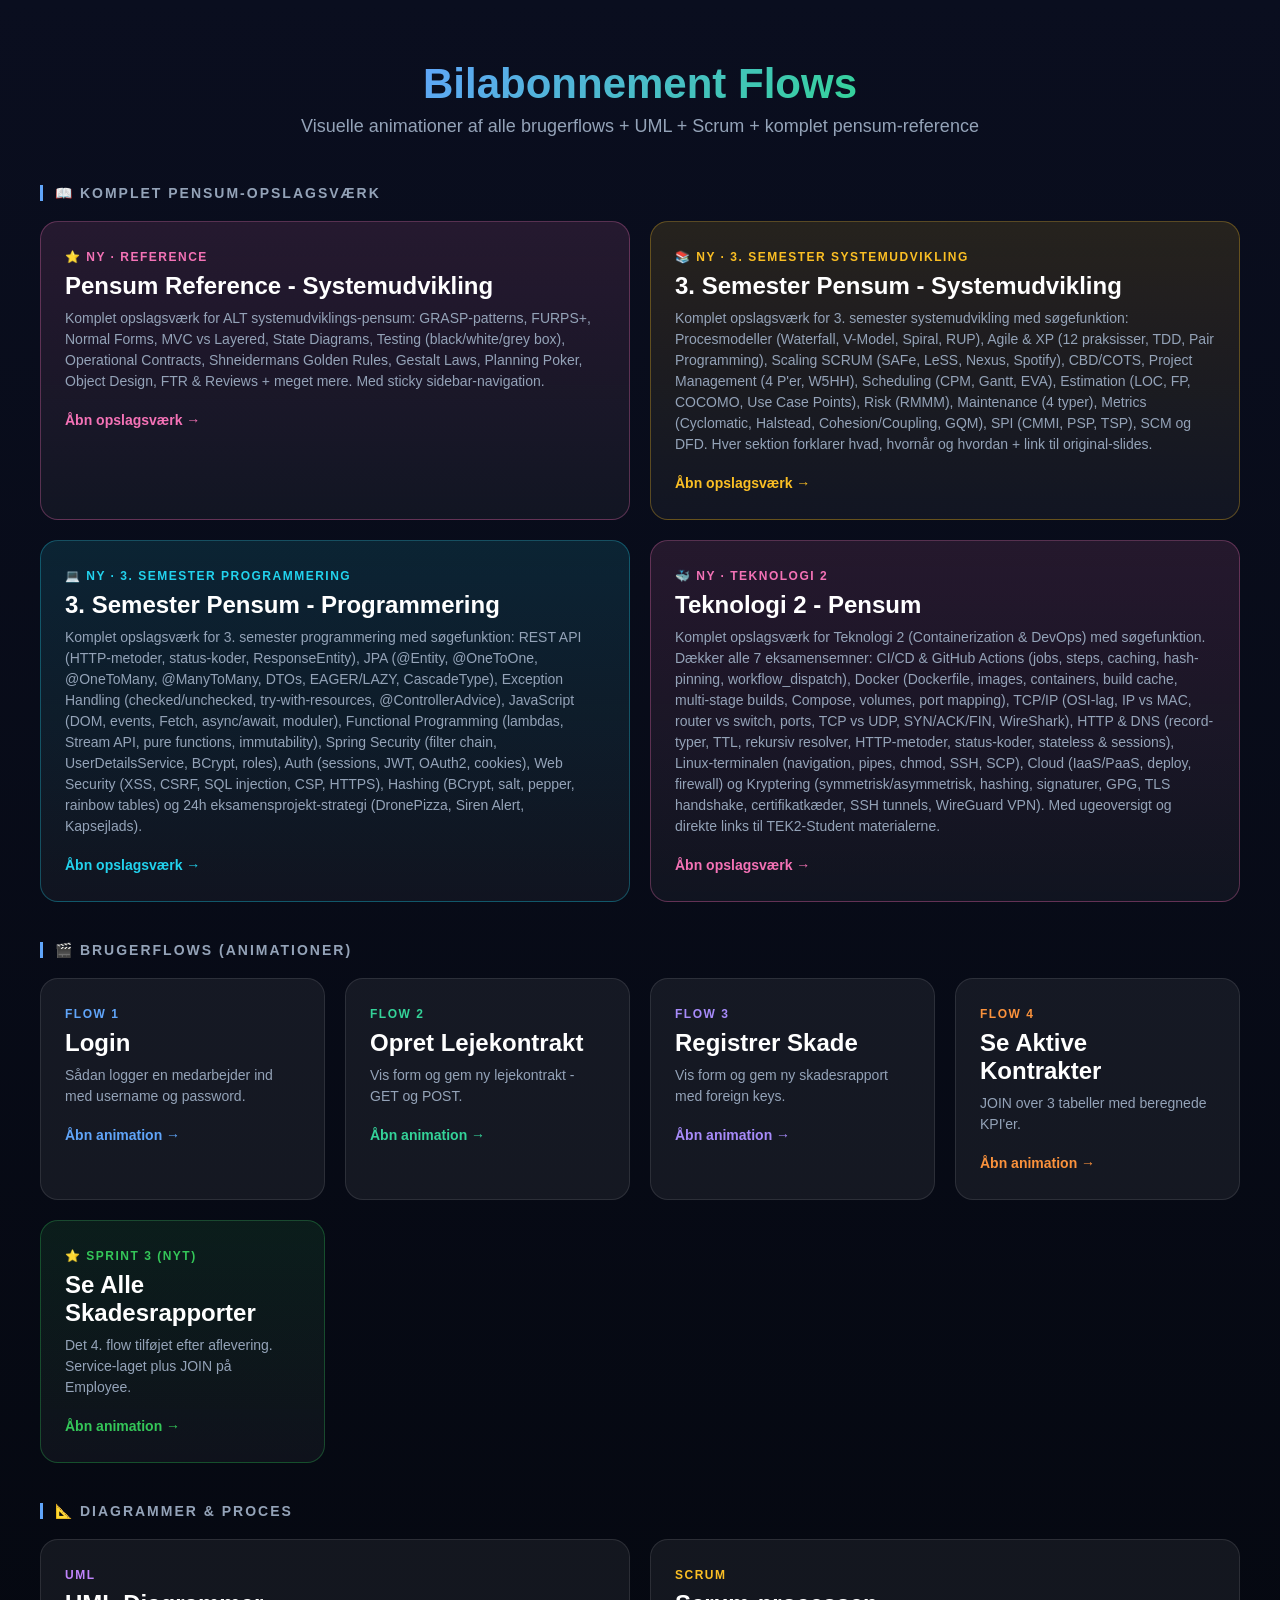
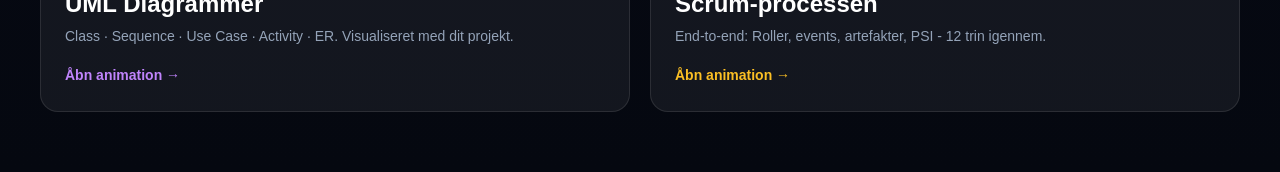
<file: Comprehension excersice/INDEX.html>
<!DOCTYPE html>
<html lang="da">
<head>
<meta charset="UTF-8">
<title>Bilabonnement - Alle Flows</title>
<style>
  * { box-sizing: border-box; margin: 0; padding: 0; }
  body {
    font-family: -apple-system, "SF Pro Display", "Helvetica Neue", sans-serif;
    background: linear-gradient(180deg, #0a0e1f 0%, #050810 100%);
    color: #fff;
    min-height: 100vh;
    padding: 60px 40px;
    display: flex;
    flex-direction: column;
    align-items: center;
  }
  h1 {
    font-size: 42px;
    font-weight: 800;
    background: linear-gradient(135deg, #60a5fa, #34d399);
    -webkit-background-clip: text;
    -webkit-text-fill-color: transparent;
    margin-bottom: 8px;
    text-align: center;
  }
  .subtitle {
    color: #94a3b8;
    font-size: 18px;
    margin-bottom: 48px;
    text-align: center;
  }
  .grid {
    display: grid;
    grid-template-columns: repeat(auto-fit, minmax(280px, 1fr));
    gap: 20px;
    max-width: 1200px;
    width: 100%;
  }
  .card {
    background: rgba(255,255,255,0.06);
    border: 1px solid rgba(255,255,255,0.1);
    border-radius: 18px;
    padding: 28px 24px;
    text-decoration: none;
    color: inherit;
    transition: all 0.3s cubic-bezier(0.16, 1, 0.3, 1);
    display: flex;
    flex-direction: column;
    gap: 8px;
  }
  .card:hover {
    transform: translateY(-6px);
    background: rgba(255,255,255,0.1);
    border-color: var(--c, #60a5fa);
    box-shadow: 0 20px 40px rgba(0,0,0,0.4), 0 0 0 1px var(--c, #60a5fa);
  }
  .card .num {
    font-size: 12px;
    font-weight: 700;
    color: var(--c, #60a5fa);
    text-transform: uppercase;
    letter-spacing: 1.5px;
  }
  .card h2 {
    font-size: 24px;
    font-weight: 800;
    color: #fff;
  }
  .card p {
    font-size: 14px;
    color: #94a3b8;
    line-height: 1.5;
  }
  .card .arrow {
    margin-top: 12px;
    color: var(--c, #60a5fa);
    font-weight: 700;
    font-size: 14px;
  }
  .sprint3 {
    --c: #34c759;
    background: linear-gradient(180deg, rgba(52,199,89,0.1) 0%, rgba(255,255,255,0.04) 100%);
    border-color: rgba(52,199,89,0.3);
  }
  .reference {
    --c: #f472b6;
    background: linear-gradient(180deg, rgba(244,114,182,0.12) 0%, rgba(255,255,255,0.04) 100%);
    border-color: rgba(244,114,182,0.3);
    grid-column: span 2;
  }
  .pensum3 {
    --c: #fbbf24;
    background: linear-gradient(180deg, rgba(251,191,36,0.12) 0%, rgba(255,255,255,0.04) 100%);
    border-color: rgba(251,191,36,0.3);
    grid-column: span 2;
  }
  .programmering3 {
    --c: #22d3ee;
    background: linear-gradient(180deg, rgba(34,211,238,0.12) 0%, rgba(255,255,255,0.04) 100%);
    border-color: rgba(34,211,238,0.3);
    grid-column: span 2;
  }
  .teknologi3 {
    --c: #f472b6;
    background: linear-gradient(180deg, rgba(244,114,182,0.12) 0%, rgba(255,255,255,0.04) 100%);
    border-color: rgba(244,114,182,0.3);
    grid-column: span 2;
  }
  @media (max-width: 700px) {
    .reference { grid-column: span 1; }
    .pensum3 { grid-column: span 1; }
    .programmering3 { grid-column: span 1; }
    .teknologi3 { grid-column: span 1; }
  }
  .section-title {
    font-size: 14px;
    font-weight: 800;
    text-transform: uppercase;
    letter-spacing: 2px;
    color: #94a3b8;
    margin-top: 40px;
    margin-bottom: 20px;
    width: 100%;
    max-width: 1200px;
    padding-left: 4px;
    border-left: 3px solid #60a5fa;
    padding-left: 12px;
  }
  .section-title:first-of-type { margin-top: 0; }
</style>
</head>
<body>
  <h1>Bilabonnement Flows</h1>
  <p class="subtitle">Visuelle animationer af alle brugerflows + UML + Scrum + komplet pensum-reference</p>

  <div class="section-title">📖 Komplet pensum-opslagsværk</div>
  <div class="grid">
    <a class="card reference" href="PENSUM-REFERENCE.html">
      <div class="num">⭐ NY · Reference</div>
      <h2>Pensum Reference - Systemudvikling</h2>
      <p>Komplet opslagsværk for ALT systemudviklings-pensum: GRASP-patterns, FURPS+, Normal Forms, MVC vs Layered, State Diagrams, Testing (black/white/grey box), Operational Contracts, Shneidermans Golden Rules, Gestalt Laws, Planning Poker, Object Design, FTR & Reviews + meget mere. Med sticky sidebar-navigation.</p>
      <div class="arrow">Åbn opslagsværk →</div>
    </a>
    <a class="card pensum3" href="3-SEMESTER-PENSUM.html">
      <div class="num">📚 NY · 3. semester systemudvikling</div>
      <h2>3. Semester Pensum - Systemudvikling</h2>
      <p>Komplet opslagsværk for 3. semester systemudvikling med søgefunktion: Procesmodeller (Waterfall, V-Model, Spiral, RUP), Agile &amp; XP (12 praksisser, TDD, Pair Programming), Scaling SCRUM (SAFe, LeSS, Nexus, Spotify), CBD/COTS, Project Management (4 P'er, W5HH), Scheduling (CPM, Gantt, EVA), Estimation (LOC, FP, COCOMO, Use Case Points), Risk (RMMM), Maintenance (4 typer), Metrics (Cyclomatic, Halstead, Cohesion/Coupling, GQM), SPI (CMMI, PSP, TSP), SCM og DFD. Hver sektion forklarer hvad, hvornår og hvordan + link til original-slides.</p>
      <div class="arrow">Åbn opslagsværk →</div>
    </a>
    <a class="card programmering3" href="3-SEMESTER-PROGRAMMERING.html">
      <div class="num">💻 NY · 3. semester programmering</div>
      <h2>3. Semester Pensum - Programmering</h2>
      <p>Komplet opslagsværk for 3. semester programmering med søgefunktion: REST API (HTTP-metoder, status-koder, ResponseEntity), JPA (@Entity, @OneToOne, @OneToMany, @ManyToMany, DTOs, EAGER/LAZY, CascadeType), Exception Handling (checked/unchecked, try-with-resources, @ControllerAdvice), JavaScript (DOM, events, Fetch, async/await, moduler), Functional Programming (lambdas, Stream API, pure functions, immutability), Spring Security (filter chain, UserDetailsService, BCrypt, roles), Auth (sessions, JWT, OAuth2, cookies), Web Security (XSS, CSRF, SQL injection, CSP, HTTPS), Hashing (BCrypt, salt, pepper, rainbow tables) og 24h eksamensprojekt-strategi (DronePizza, Siren Alert, Kapsejlads).</p>
      <div class="arrow">Åbn opslagsværk →</div>
    </a>
    <a class="card teknologi3" href="TEKNOLOGI-PENSUM.html">
      <div class="num">🐳 NY · Teknologi 2</div>
      <h2>Teknologi 2 - Pensum</h2>
      <p>Komplet opslagsværk for Teknologi 2 (Containerization &amp; DevOps) med søgefunktion. Dækker alle 7 eksamensemner: CI/CD &amp; GitHub Actions (jobs, steps, caching, hash-pinning, workflow_dispatch), Docker (Dockerfile, images, containers, build cache, multi-stage builds, Compose, volumes, port mapping), TCP/IP (OSI-lag, IP vs MAC, router vs switch, ports, TCP vs UDP, SYN/ACK/FIN, WireShark), HTTP &amp; DNS (record-typer, TTL, rekursiv resolver, HTTP-metoder, status-koder, stateless &amp; sessions), Linux-terminalen (navigation, pipes, chmod, SSH, SCP), Cloud (IaaS/PaaS, deploy, firewall) og Kryptering (symmetrisk/asymmetrisk, hashing, signaturer, GPG, TLS handshake, certifikatkæder, SSH tunnels, WireGuard VPN). Med ugeoversigt og direkte links til TEK2-Student materialerne.</p>
      <div class="arrow">Åbn opslagsværk →</div>
    </a>
  </div>

  <div class="section-title">🎬 Brugerflows (animationer)</div>
  <div class="grid">
    <a class="card" href="FLOW-login.html" style="--c:#60a5fa">
      <div class="num">Flow 1</div>
      <h2>Login</h2>
      <p>Sådan logger en medarbejder ind med username og password.</p>
      <div class="arrow">Åbn animation →</div>
    </a>
    <a class="card" href="FLOW-opret-lejekontrakt.html" style="--c:#34d399">
      <div class="num">Flow 2</div>
      <h2>Opret Lejekontrakt</h2>
      <p>Vis form og gem ny lejekontrakt - GET og POST.</p>
      <div class="arrow">Åbn animation →</div>
    </a>
    <a class="card" href="FLOW-registrer-skade.html" style="--c:#a78bfa">
      <div class="num">Flow 3</div>
      <h2>Registrer Skade</h2>
      <p>Vis form og gem ny skadesrapport med foreign keys.</p>
      <div class="arrow">Åbn animation →</div>
    </a>
    <a class="card" href="FLOW-aktive-kontrakter.html" style="--c:#fb923c">
      <div class="num">Flow 4</div>
      <h2>Se Aktive Kontrakter</h2>
      <p>JOIN over 3 tabeller med beregnede KPI'er.</p>
      <div class="arrow">Åbn animation →</div>
    </a>
    <a class="card sprint3" href="FLOW-skadesrapporter-sprint3.html">
      <div class="num">⭐ SPRINT 3 (NYT)</div>
      <h2>Se Alle Skadesrapporter</h2>
      <p>Det 4. flow tilføjet efter aflevering. Service-laget plus JOIN på Employee.</p>
      <div class="arrow">Åbn animation →</div>
    </a>
  </div>

  <div class="section-title">📐 Diagrammer & proces</div>
  <div class="grid">
    <a class="card" href="UML-DIAGRAMMER.html" style="--c:#c084fc">
      <div class="num">UML</div>
      <h2>UML Diagrammer</h2>
      <p>Class · Sequence · Use Case · Activity · ER. Visualiseret med dit projekt.</p>
      <div class="arrow">Åbn animation →</div>
    </a>
    <a class="card" href="SCRUM-PROCES.html" style="--c:#fbbf24">
      <div class="num">SCRUM</div>
      <h2>Scrum-processen</h2>
      <p>End-to-end: Roller, events, artefakter, PSI - 12 trin igennem.</p>
      <div class="arrow">Åbn animation →</div>
    </a>
  </div>
</body>
</html>
</file>
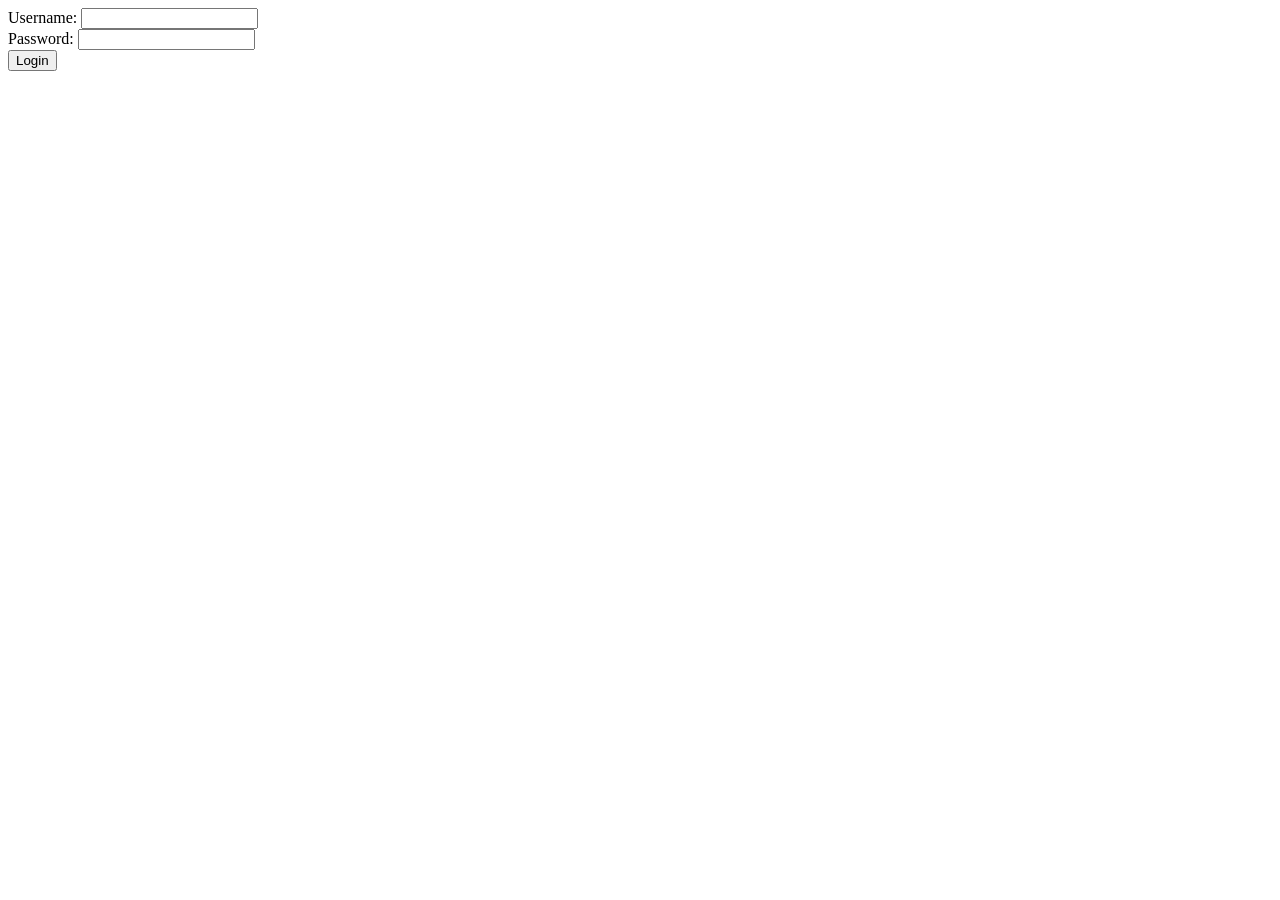
<file: src/main/resources/static/login.html>
<!DOCTYPE html>
<html lang="en" xmlns:th="http://www.thymeleaf.org">
<head>
    <meta charset="UTF-8">
    <title>Login</title>
</head>
<body>

<!--login box-->
<div>

  <form th:action="@{/login}" method="post">
    <label>Username:</label>
    <input type="text" name="username" required />
    <br/>
    <label>Password:</label>
    <input type="password" name="password" required />
    <br/>
    <button type="submit">Login</button>

</div>



</body>
</html>
</file>
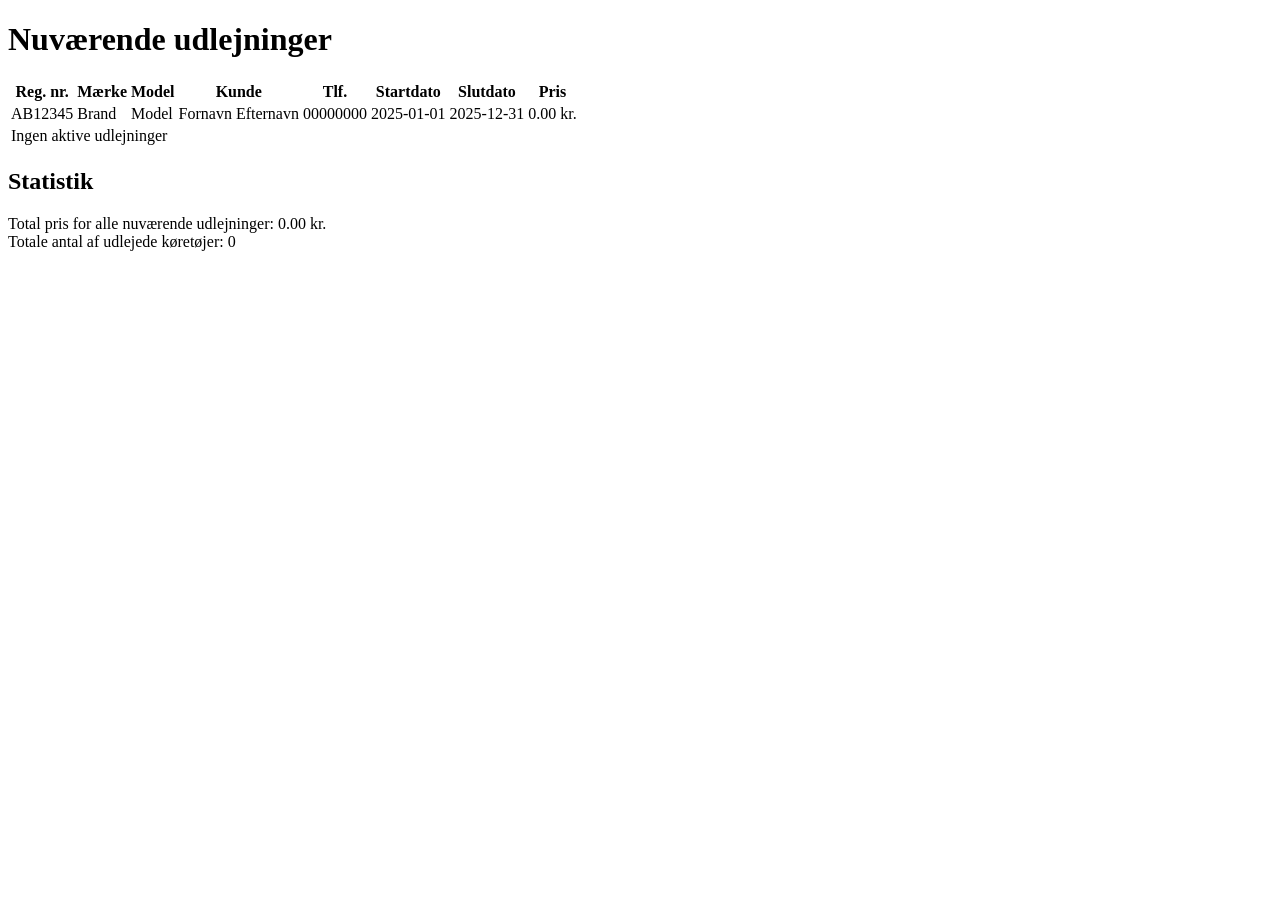
<file: src/main/resources/templates/pages/currentleasingcontracts.html>
<!DOCTYPE html>
<html lang="da" xmlns:th="http://www.thymeleaf.org">
<head>
  <meta charset="UTF-8">
  <meta name="viewport" content="width=device-width, initial-scale=1.0">
  <title>Nuværende udlejninger</title>
  <link th:href="@{/css/header_style.css}" rel="stylesheet">
  <link th:href="@{/css/currentleasingcontracts_style.css}" rel="stylesheet">
</head>
<body>

  <div th:replace="~{Globals/header :: header}"></div>

  <main class="main-content">
    <h1 class="page-title">Nuværende udlejninger</h1>

    <section class="leases-section">
      <div class="table-container">
        <table class="leases-table">
          <thead>
            <tr>
              <th>Reg. nr.</th>
              <th>Mærke</th>
              <th>Model</th>
              <th>Kunde</th>
              <th>Tlf.</th>
              <th>Startdato</th>
              <th>Slutdato</th>
              <th>Pris</th>
            </tr>
          </thead>
          <tbody>
            <tr th:each="lease : ${currentLeases}">
              <td th:text="${lease.vehicle.registrationNo}">AB12345</td>
              <td th:text="${lease.vehicle.brand}">Brand</td>
              <td th:text="${lease.vehicle.model}">Model</td>
              <td th:text="${lease.customer.firstName + ' ' + lease.customer.lastName}">Fornavn Efternavn</td>
              <td th:text="${lease.customer.phone}">00000000</td>
              <td th:text="${#temporals.format(lease.startDate, 'dd-MM-yyyy')}">2025-01-01</td>
              <td th:text="${#temporals.format(lease.endDate, 'dd-MM-yyyy')}">2025-12-31</td>
              <td class="price-cell" th:text="${#numbers.formatDecimal(lease.totalPrice, 0, 'POINT', 2, 'POINT') + ' kr.'}">0.00 kr.</td>
            </tr>
            <tr th:if="${#lists.isEmpty(currentLeases)}" class="empty-row">
              <td colspan="8" class="empty-message">Ingen aktive udlejninger</td>
            </tr>
          </tbody>
        </table>
      </div>
    </section>

    <aside class="statistics-section">
      <div class="statistics-card">
        <h2>Statistik</h2>
        <div class="stat-item">
          <span class="stat-label">Total pris for alle nuværende udlejninger:</span>
          <span class="stat-value" th:text="${#numbers.formatDecimal(currentLeasesTotalPrice, 0, 'POINT', 2, 'POINT') + ' kr.'}">0.00 kr.</span>
        </div>
        <div class="stat-item">
          <span class="stat-label">Totale antal af udlejede køretøjer:</span>
          <span class="stat-value" th:text="${currentLeasesCount}">0</span>
        </div>
      </div>
    </aside>
  </main>

</body>
</html>
</file>
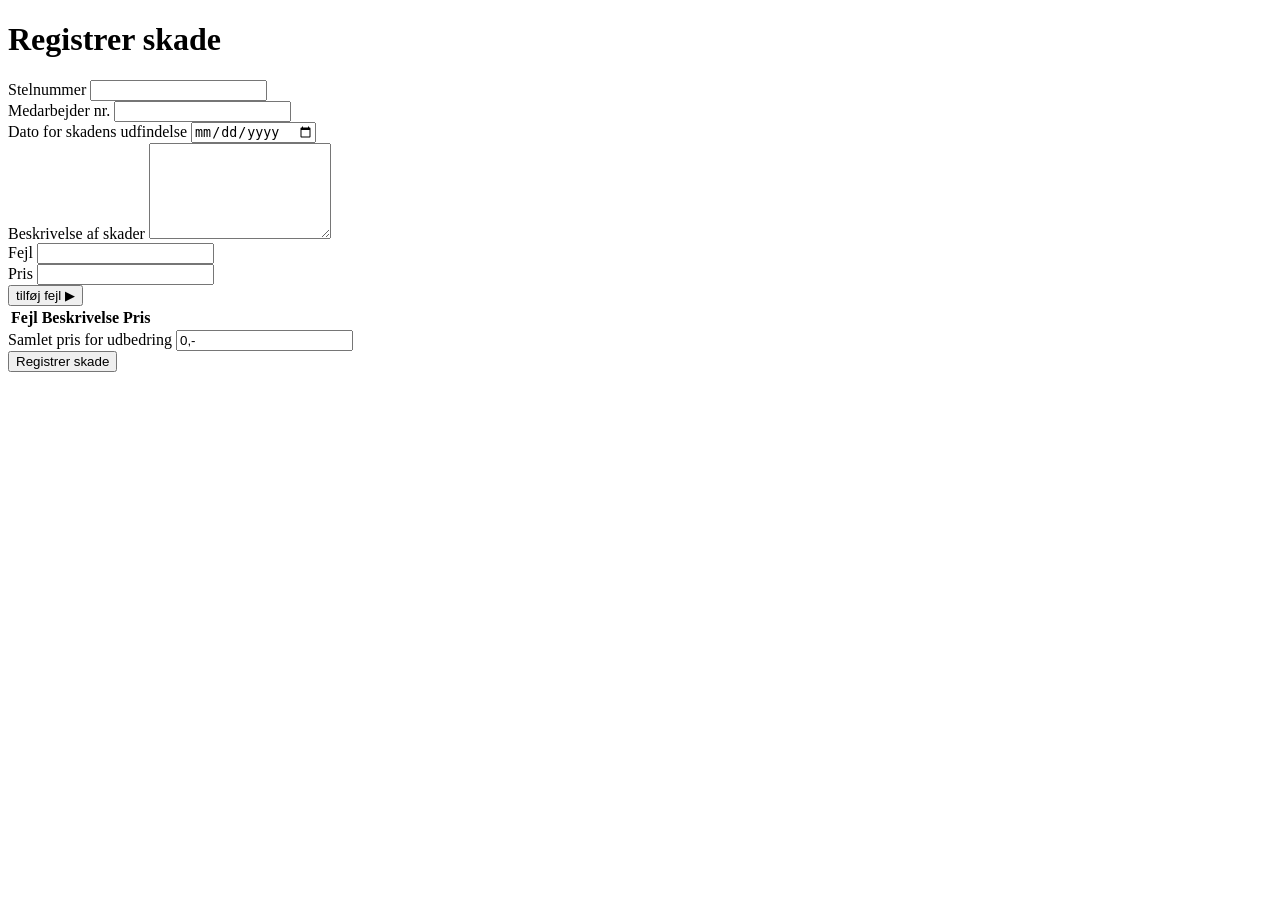
<file: src/main/resources/templates/pages/damagereport.html>
<!DOCTYPE html>
<!-- 
    Damage Report Page - HTML Template
    This page allows users to register vehicle damage reports with a two-column layout:
    Left column: Main damage registration form
    Right column: Dynamic damage list with add/remove functionality
-->
<html lang="da" xmlns:th="http://www.thymeleaf.org">
<head>
    <!-- Meta tags for character encoding and responsive viewport -->
    <meta charset="UTF-8">
    <meta name="viewport" content="width=device-width, initial-scale=1.0">
    <title>Registrer skade</title>
    
    <!-- External stylesheets for header and damage report page styling -->
    <link th:href="@{/css/header_style.css}" rel="stylesheet">
    <link th:href="@{/css/damagereport_style.css}" rel="stylesheet">
</head>
<body>
    <!-- Shared global header for consistent navigation -->
    <div th:replace="~{Globals/header :: header}"></div>

    <!-- Main content area for the damage report page -->
    <main class="damage-report-page">
        <h1 class="page-title">Registrer skade</h1>
        
        <!-- Two-column layout wrapper -->
        <div class="content-wrapper">
            <!-- Left Column: Main damage registration form -->
            <div class="left-column">
                <!-- 
                    Form for submitting damage report data to backend
                    Uses Thymeleaf object binding to map form fields to damageReport model
                -->
                <form id="damage-form" th:action="@{/damage/save}" th:object="${damageReport}" method="post" class="damage-form">
                    <!-- VIN number input field - Vehicle Identification Number -->
                    <div class="form-group">
                        <label for="vinId">Stelnummer</label>
                        <input type="text" th:field="*{vinId}" id="vinId" required>
                    </div>

                    <!-- Employee ID input field - identifies which employee is registering the damage -->
                    <div class="form-group">
                        <label for="employeeId">Medarbejder nr.</label>
                        <input type="number" th:field="*{employeeId}" id="employeeId" required>
                    </div>

                    <!-- Date picker for when the damage was discovered -->
                    <div class="form-group">
                        <label for="damageDate">Dato for skadens udfindelse</label>
                        <input type="date" th:field="*{damageDate}" id="damageDate" required>
                    </div>

                    <!-- Textarea for detailed description of the damage -->
                    <div class="form-group">
                        <label for="description">Beskrivelse af skader</label>
                        <textarea th:field="*{description}" id="description" rows="6" required></textarea>
                    </div>
                    
                    <!-- Hidden fields for backend processing - not visible to user -->
                    <!-- Lease ID: Links damage report to a specific lease contract -->
                    <input type="hidden" th:field="*{leaseId}" id="leaseId" value="1">
                    <!-- End mileage: Final kilometers when damage was reported -->
                    <input type="hidden" th:field="*{kmSlut}" id="kmSlut" value="0">
                    <!-- Repair cost: Automatically calculated from damage list, updated via JavaScript -->
                    <input type="hidden" th:field="*{repairCost}" id="repair_cost" value="0.00">
                </form>
            </div>

            <!-- Right Column: Dynamic damage list and summary -->
            <div class="right-column">
                <!-- Section for adding individual damage items to the list -->
                <div class="add-damage-section">
                    <div class="add-damage-inputs">
                        <!-- Input field for damage description/fault -->
                        <div class="input-group">
                            <label for="fault_description">Fejl</label>
                            <input type="text" id="fault_description" placeholder="">
                        </div>
                        
                        <!-- Input field for damage price/cost -->
                        <div class="input-group">
                            <label for="fault_price">Pris</label>
                            <input type="number" step="0.01" id="fault_price" placeholder="" min="0">
                        </div>
                        
                        <!-- Button to add the damage item to the table below -->
                        <button type="button" class="btn-add-fault" id="addFaultBtn">
                            tilføj fejl
                            <span class="arrow">▶</span>
                        </button>
                    </div>
                </div>

                <!-- Section displaying the list of registered damages in a table -->
                <div class="damage-list-section">
                    <table class="damage-table">
                        <thead>
                            <tr>
                                <th>Fejl</th>
                                <th>Beskrivelse</th>
                                <th>Pris</th>
                            </tr>
                        </thead>
                        <!-- 
                            Table body where damage items are dynamically added via JavaScript
                            Contains sample data that will be replaced/added to by user interaction
                        -->
                        <tbody id="damageTableBody">
                            <!-- Rows are added dynamically; starts empty -->
                        </tbody>
                    </table>
                </div>

                <!-- Total price section - displays sum of all damage costs -->
                <div class="total-section">
                    <label for="total_price">Samlet pris for udbedring</label>
                    <!-- Read-only input showing formatted total price, updated automatically -->
                    <input type="text" id="total_price" readonly value="0,-">
                </div>

                <!-- Submit button for the form - positioned outside form but linked via form attribute -->
                <button type="submit" form="damage-form" class="btn-register-damage">Registrer skade</button>
            </div>
        </div>
    </main>

    <!-- JavaScript for dynamic damage list management and price calculation -->
    <script>
        /**
         * Event listener for the "Add Fault" button
         * Adds a new row to the damage table when user clicks the button
         * Validates that both description and price are provided before adding
         */
        document.getElementById('addFaultBtn').addEventListener('click', function() {
            // Get input values from the form fields
            const faultDesc = document.getElementById('fault_description').value;
            const faultPrice = document.getElementById('fault_price').value;
            
            // Only add row if both fields have values
            if (faultDesc && faultPrice) {
                const tbody = document.getElementById('damageTableBody');
                const rowCount = tbody.rows.length;
                
                // Create new table row
                const newRow = tbody.insertRow();
                
                // Insert cells: fault number (sequential), description, and formatted price
                newRow.insertCell(0).textContent = rowCount + 1;
                newRow.insertCell(1).textContent = faultDesc;
                // Format price with Danish locale (comma as decimal separator) and add currency suffix
                newRow.insertCell(2).textContent = parseFloat(faultPrice).toLocaleString('da-DK') + ',-';
                
                // Clear input fields after successful addition
                document.getElementById('fault_description').value = '';
                document.getElementById('fault_price').value = '';
                
                // Recalculate and update the total price
                updateTotalPrice();
            }
        });

        /**
         * Calculates the total price of all damages in the table
         * Updates both the visible total price field and the hidden repair_cost field
         * Parses prices from table cells, handling Danish number format (comma as decimal separator)
         */
        function updateTotalPrice() {
            const tbody = document.getElementById('damageTableBody');
            let total = 0;
            
            // Iterate through all table rows and sum up the prices
            for (let i = 0; i < tbody.rows.length; i++) {
                // Get price from third column (index 2)
                const priceCell = tbody.rows[i].cells[2].textContent;
                // Remove all non-digit characters except comma, then replace comma with dot for parsing
                const price = parseFloat(priceCell.replace(/[^\d,]/g, '').replace(',', '.'));
                
                // Add to total if valid number
                if (!isNaN(price)) {
                    total += price;
                }
            }
            
            // Format total with Danish locale and update visible field
            const formattedTotal = total.toLocaleString('da-DK') + ',-';
            document.getElementById('total_price').value = formattedTotal;
            
            // Update hidden repair_cost field with unformatted value (for backend processing)
            // Uses toFixed(2) to ensure two decimal places
            document.getElementById('repair_cost').value = total.toFixed(2);
        }

        /**
         * Event listener for form submission
         * Ensures total price is calculated and repair_cost is updated before form is submitted
         */
        document.getElementById('damage-form').addEventListener('submit', function(e) {
            updateTotalPrice();
        });

        // Calculate initial total price when page loads (for sample data)
        updateTotalPrice();
    </script>

</body>
</html>
</file>
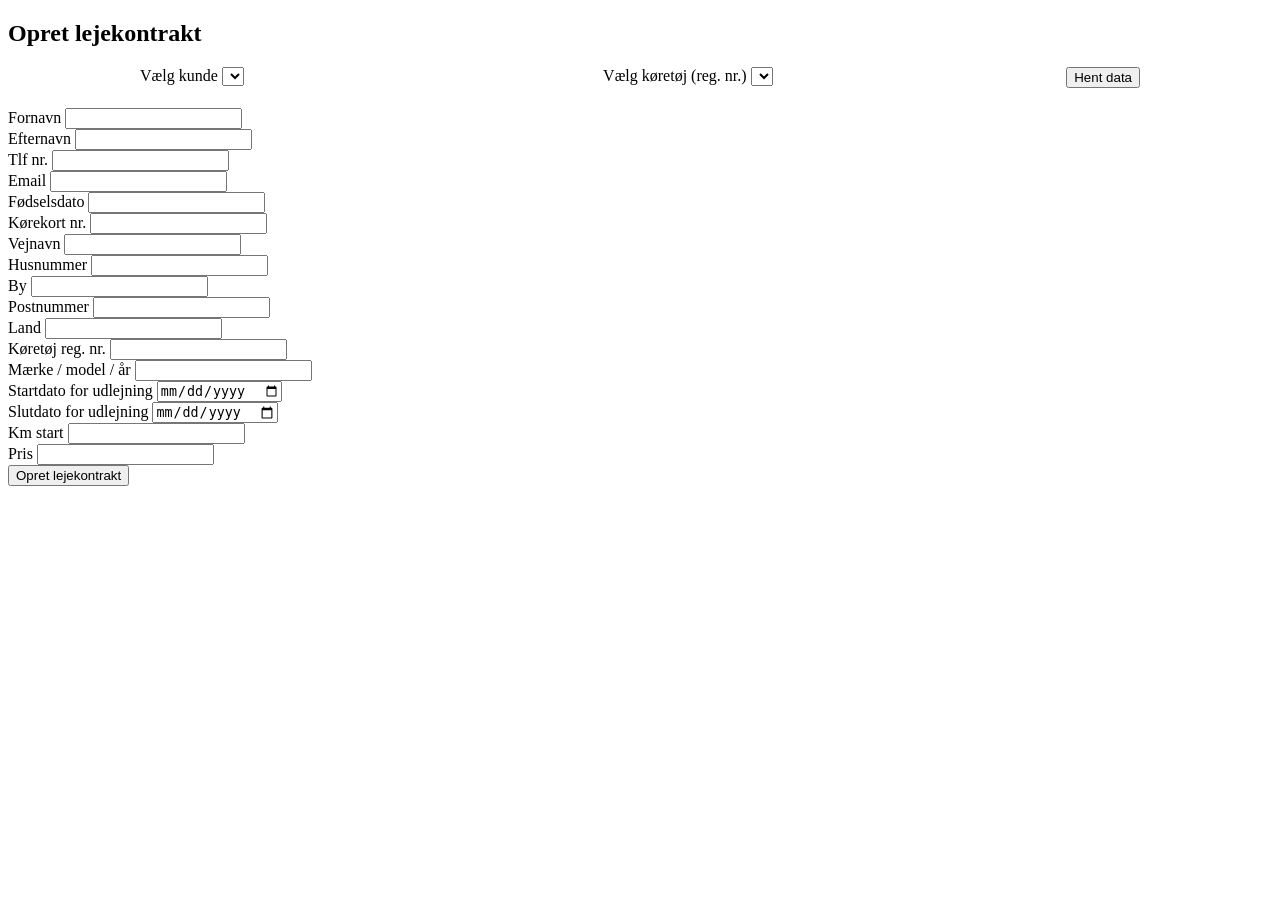
<file: src/main/resources/templates/pages/leaseContract.html>
<!DOCTYPE html>
<html xmlns:th="http://www.thymeleaf.org">
<head>
    <meta charset="UTF-8">
    <title>Opret lejekontrakt</title>

    <!-- links the css file for the header -->
    <link rel="stylesheet" th:href="@{/css/header_style.css}">
    <!-- links the css file for the html page -->
    <link rel="stylesheet" th:href="@{/css/leaseContract.css}">
    <style>
    </style>
</head>
<body>

<!-- Our global header fragment -->
<div th:replace="Globals/header.html :: header"></div>


<div class="container">

    <h2>Opret lejekontrakt</h2>

    <!-- FORM 1: This part gets data for customer and vehicle and reloads the page to add them to the form -->
    <form th:action="@{/leaseContract}" method="get" style="max-width: 1000px; margin: 0 auto 20px;">
        <div style="display: flex; gap: 20px;">
            <div style="flex: 1;">

                <!-- Dropdown menu for customer -->
                <label for="customerSelect">Vælg kunde</label>
                <select id="customerSelect" name="customerId">
                    <!-- Placeholder if no customer selected -->
                    <option value=""
                            th:text="'-- vælg kunde --'"
                            th:selected="${leaseForm.customerId == null}"></option>

                    <!-- Dropdown options sorted by controller by first name and only shows first and last name -->
                    <option th:each="c : ${customers}"
                            th:value="${c.customerId}"
                            th:text="${c.firstName + ' ' + c.lastName}"
                            th:selected="${leaseForm.customerId == c.customerId}">
                    </option>
                </select>
            </div>

            <div style="flex: 1;">
                <!-- dropdown menu for vehicle -->
                <label for="vehicleSelect">Vælg køretøj (reg. nr.)</label>
                <select id="vehicleSelect" name="vinId">
                    <!-- Placeholder if no vehicle selected -->
                    <option value=""
                            th:text="'-- vælg køretøj --'"
                            th:selected="${leaseForm.vinId == null}"></option>

                    <!-- Dropdown options sorted by controller by registration number and shows registration number, brand and model -->
                    <option th:each="v : ${vehicles}"
                            th:value="${v.vinId}"
                            th:text="${v.registrationNo + ' - ' + v.brand + ' ' + v.model}"
                            th:selected="${leaseForm.vinId == v.vinId}">
                    </option>
                </select>
            </div>

            <!-- "Hent data" button-->
            <div style="align-self: flex-end;">
                <button type="submit" class="btn btn-primary">Hent data</button>
            </div>
        </div>
    </form>

    <!-- FORM 2: post/create a lease -->
    <form th:action="@{/leaseContract}" th:object="${leaseForm}" method="post">

        <!-- Hidden fields to post ids -->
        <input type="hidden" th:field="*{customerId}">
        <input type="hidden" th:field="*{vinId}">

        <div class="form-grid">

            <!-- Left column has customer info -->
            <!-- Readonly to prevent manually inputting data -->
            <!-- Thymeleaf fills these fields using the selectedCustomer object that the controller adds to the model if not null -->
            <div>
                <div class="form-group">
                    <label>Fornavn</label>
                    <input class="readonly" type="text" readonly
                           th:value="${selectedCustomer != null ? selectedCustomer.firstName : ''}">
                </div>

                <div class="form-group">
                    <label>Efternavn</label>
                    <input class="readonly" type="text" readonly
                           th:value="${selectedCustomer != null ? selectedCustomer.lastName : ''}">
                </div>

                <div class="form-group">
                    <label>Tlf nr.</label>
                    <input class="readonly" type="text" readonly
                           th:value="${selectedCustomer != null ? selectedCustomer.phone : ''}">
                </div>

                <div class="form-group">
                    <label>Email</label>
                    <input class="readonly" type="text" readonly
                           th:value="${selectedCustomer != null ? selectedCustomer.email : ''}">
                </div>

                <div class="form-group">
                    <label>Fødselsdato</label>
                    <input class="readonly" type="text" readonly
                           th:value="${selectedCustomer != null ? selectedCustomer.dOB : ''}">
                </div>

                <div class="form-group">
                    <label>Kørekort nr.</label>
                    <input class="readonly" type="text" readonly
                           th:value="${selectedCustomer != null ? selectedCustomer.driverLicenseNumber : ''}">
                </div>
            </div>

            <!-- Middle column has address data -->
            <!-- Readonly to prevent manually inputting data -->
            <!-- Thymeleaf fills these fields using the selectedCustomer object that the controller adds to the model if not null -->
            <div>
                <div class="form-group">
                    <label>Vejnavn</label>
                    <input class="readonly" type="text" readonly
                           th:value="${selectedCustomer != null ? selectedCustomer.street : ''}">
                </div>

                <div class="form-group">
                    <label>Husnummer</label>
                    <input class="readonly" type="text" readonly
                           th:value="${selectedCustomer != null ? selectedCustomer.houseNumber : ''}">
                </div>

                <div class="form-group">
                    <label>By</label>
                    <input class="readonly" type="text" readonly
                           th:value="${selectedCustomer != null ? selectedCustomer.city : ''}">
                </div>

                <div class="form-group">
                    <label>Postnummer</label>
                    <input class="readonly" type="text" readonly
                           th:value="${selectedCustomer != null ? selectedCustomer.postalCode : ''}">
                </div>

                <div class="form-group">
                    <label>Land</label>
                    <input class="readonly" type="text" readonly
                           th:value="${selectedCustomer != null ? selectedCustomer.country : ''}">
                </div>
            </div>

            <!-- Right column has vehicle and lease data -->
            <!-- Readonly to prevent manually inputting data -->
            <!-- Thymeleaf fills these fields using the selectedVehicle object that the controller adds to the model if not null -->
            <div>
                <div class="form-group">
                    <label>Køretøj reg. nr.</label>
                    <input class="readonly" type="text" readonly
                           th:value="${selectedVehicle != null ? selectedVehicle.registrationNo : ''}">
                </div>

                <div class="form-group">
                    <label>Mærke / model / år</label>
                    <input class="readonly" type="text" readonly
                           th:value="${selectedVehicle != null
                                      ? selectedVehicle.brand + ' ' + selectedVehicle.model + ' ' + selectedVehicle.modelYear
                                      : ''}">
                </div>

                <!-- Editable lease fields for manual input bound to leaseForm using th:field-->
                <!-- when posted values goes into leaseForm.startDate in the controller etc for later use -->
                <!-- When the form is posted MVC fills a LeaseModel leasform parameter in the controller ex startDate -->
                <div class="form-group">
                    <label for="startDate">Startdato for udlejning</label>
                    <input id="startDate" type="date" th:field="*{startDate}" required>
                </div>

                <div class="form-group">
                    <label for="endDate">Slutdato for udlejning</label>
                    <input id="endDate" type="date" th:field="*{endDate}" required>
                </div>

                <div class="form-group">
                    <label for="kmStart">Km start</label>
                    <input id="kmStart" type="number" min="0" th:field="*{kmStart}" required>
                </div>

                <div class="form-group">
                    <label for="totalPrice">Pris</label>
                    <input id="totalPrice" type="number" step="0.01" min="0"
                           th:field="*{totalPrice}" required>
                </div>
            </div>

        </div>

        <!-- Makes the "opret lejekontrakt" button disabled if either leaseForm.customerId or leaseForm.vinId is null -->
        <!-- So disabled button if no customer or vehicle has been selected in the dropdown menu -->
        <div class="actions">
            <button type="submit" class="btn btn-primary btn-big"
                    th:disabled="${leaseForm.customerId == null or leaseForm.vinId == null}">
                Opret lejekontrakt
            </button>
        </div>
    </form>
</div>

</body>
</html>
</file>
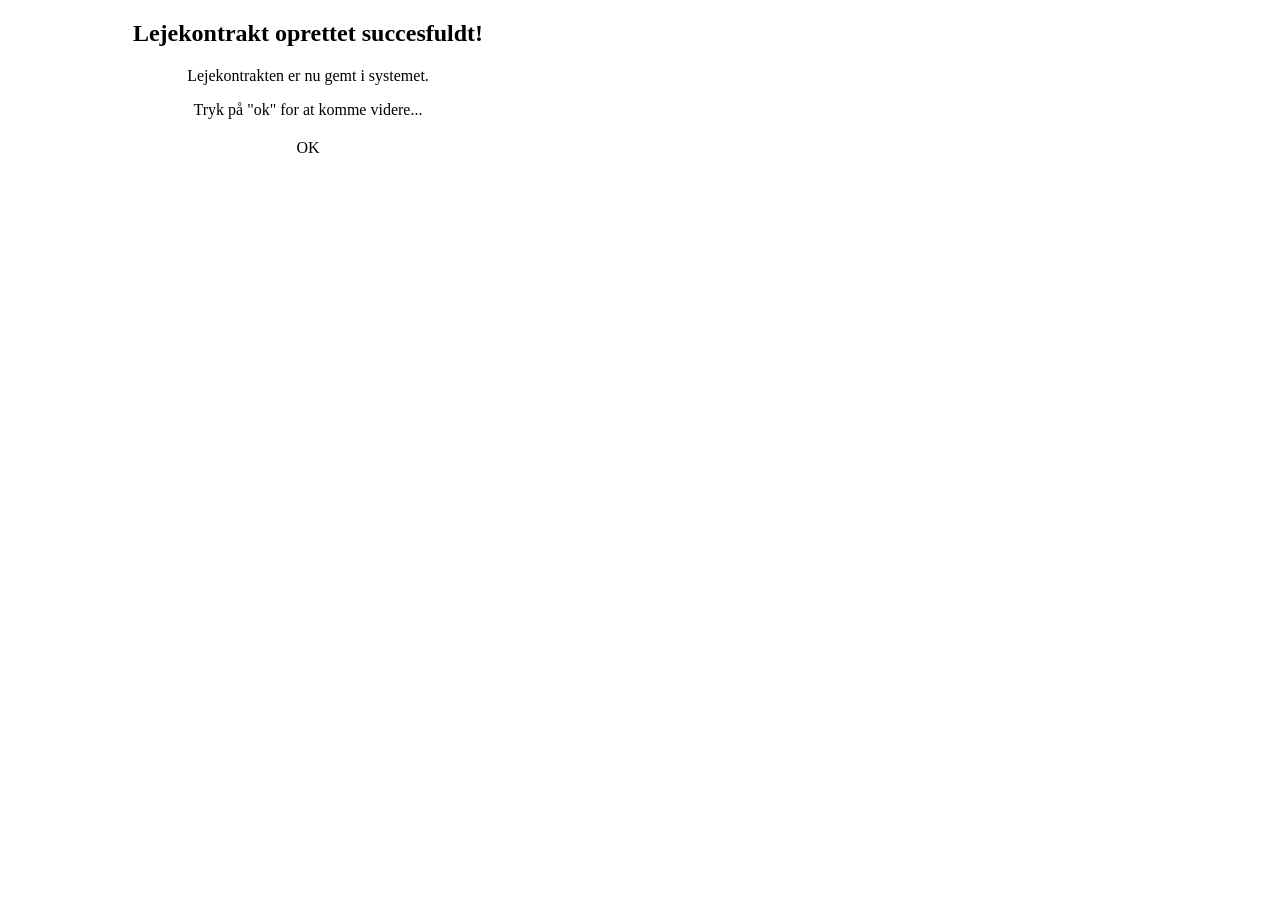
<file: src/main/resources/templates/pages/leaseContractSuccess.html>
<!-- Simple html page that shows succesfull creation of the leaseContract then sends you back to leaseContract page-->

<!DOCTYPE html>
<html xmlns:th="http://www.thymeleaf.org">
<head>
    <meta charset="UTF-8">
    <title>Lejekontrakt oprettet</title>

    <link rel="stylesheet" th:href="@{/css/leaseContract.css}">
    <link rel="stylesheet" th:href="@{/css/header_style.css}">
</head>
<body>

<div th:replace="Globals/header.html :: header"></div>

<div class="container" style="max-width: 600px; text-align: center;">
    <h2>Lejekontrakt oprettet succesfuldt!</h2>
    <p>Lejekontrakten er nu gemt i systemet.</p>
    <p>Tryk på "ok" for at komme videre...</p>

    <div class="actions" style="margin-top: 20px;">
        <!-- “OK” button sends you back to leaseContract.html page -->
        <a th:href="@{/leaseContract}" class="btn btn-primary btn-big">OK</a>
    </div>
</div>

</body>
</html>
</file>
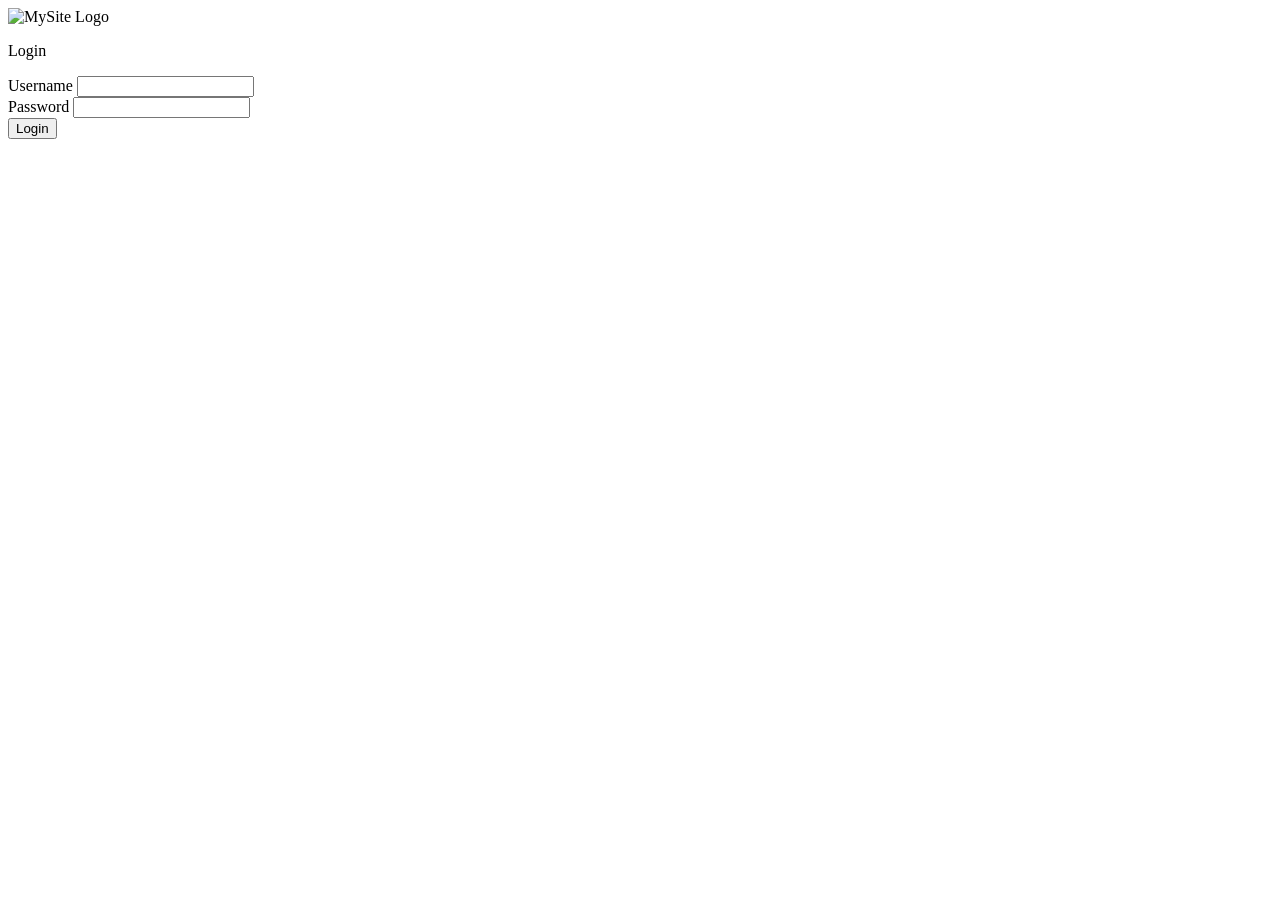
<file: src/main/resources/templates/pages/login.html>
<!DOCTYPE html>
<html lang="en" xmlns:th="http://www.thymeleaf.org">
<head>
    <meta charset="UTF-8">
    <title>Login</title>
    <link rel="stylesheet" th:href="@{/css/login_style.css}">
</head>
<body>

<div class="login">

    <div class="logo-container">
        <img class="logo" th:src="@{/images/logo.png}" alt="MySite Logo">
    </div>


    <!--login box-->
    <div class="login-box">
        <p class="login-title">Login</p>
        <form class="input-fields" th:action="@{/login}" method="post">
            <label>Username</label>
            <label>
                <input type="text" name="username" required/>
            </label>
            <br/>
            <label>Password</label>
            <label>
                <input type="password" name="password" required/>
            </label>
            <br/>
            <button type="submit">Login</button>
        </form>

    </div>

</div>


</body>
</html>
</file>
